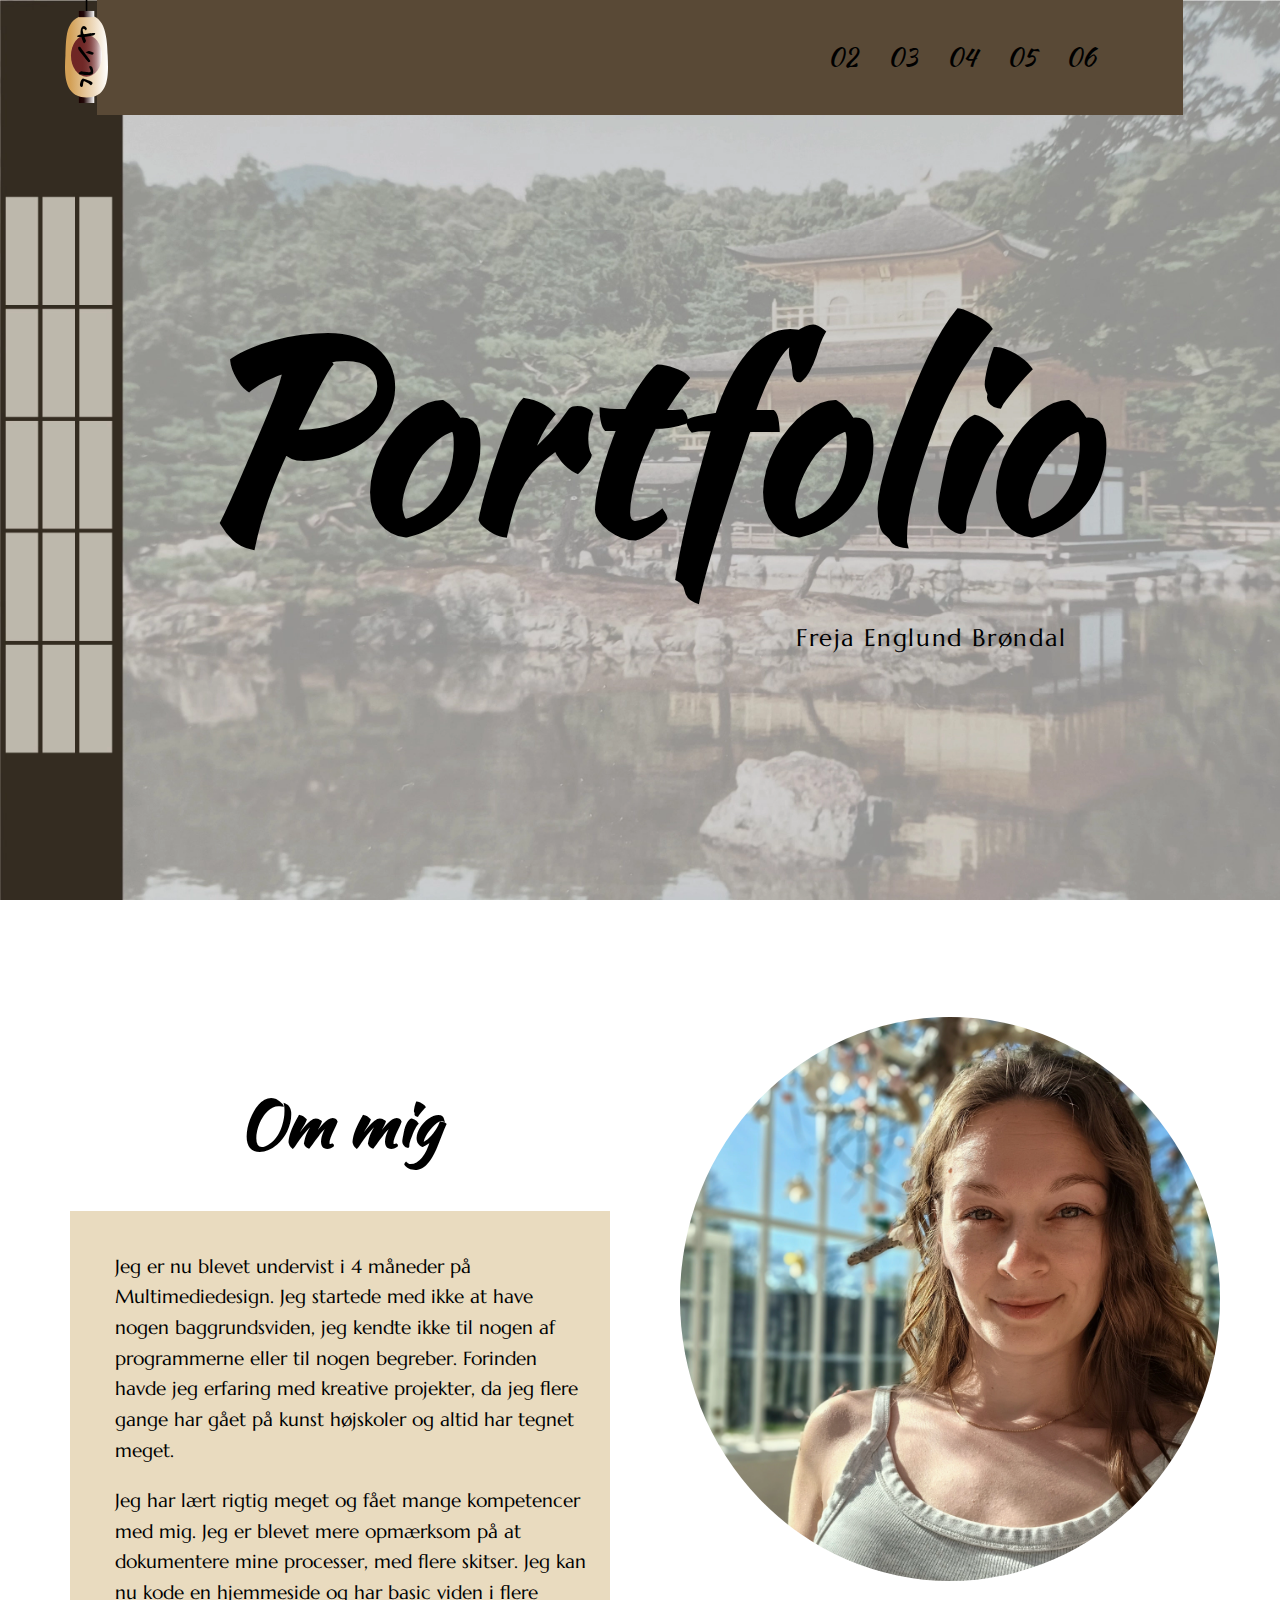
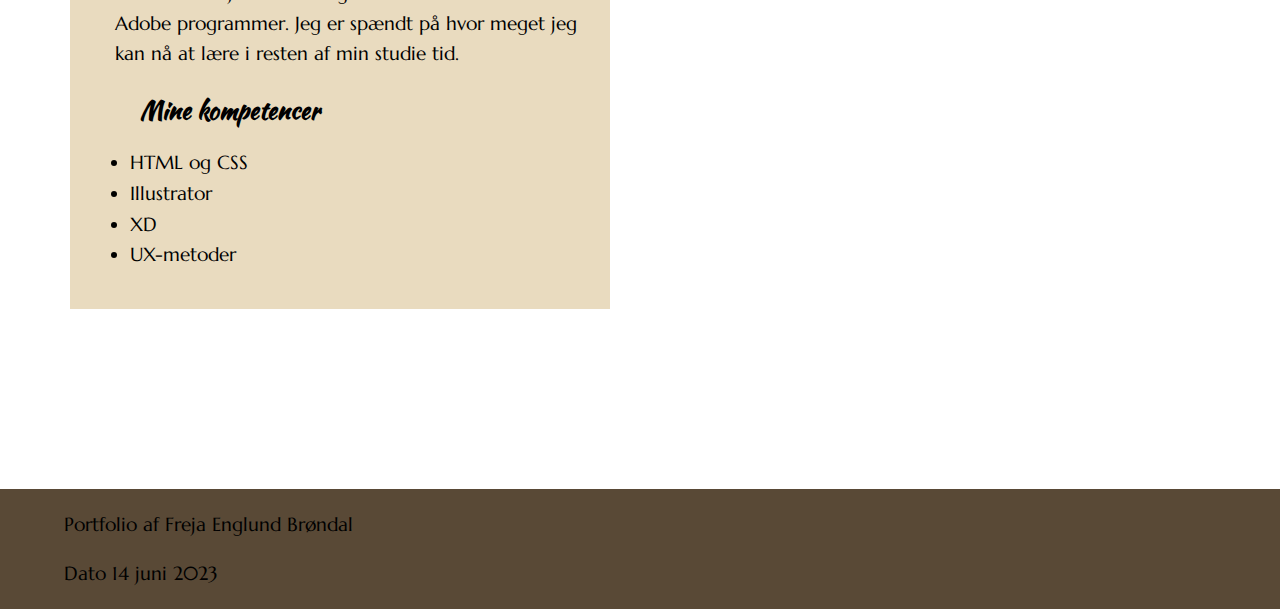
<file: index.html>
<!DOCTYPE html>
<html lang="da">

<head>
    <meta charset="UTF-8">
    <meta http-equiv="X-UA-Compatible" content="IE=edge">
    <meta name="viewport" content="width=device-width, initial-scale=1.0">
    <link rel="preconnect" href="https://fonts.googleapis.com">
    <link rel="preconnect" href="https://fonts.gstatic.com" crossorigin>
    <link href="https://fonts.googleapis.com/css2?family=Kaushan+Script&display=swap" rel="stylesheet">
    <link rel="preconnect" href="https://fonts.googleapis.com">
    <link rel="preconnect" href="https://fonts.gstatic.com" crossorigin>
    <link href="https://fonts.googleapis.com/css2?family=Marcellus&display=swap" rel="stylesheet">
    <link rel="stylesheet" href="style.css">

    <title>Forside</title>
</head>

<body>
    <header class="banner">
        <div class="logo">
            <a href="index.html">
                <img class="logo" src="billeder/lampe1.svg" alt="logo">
            </a>
        </div>

        <nav class="main-menu">
            <button class="toggle-btn">Menu</button>
            <ul>
                <li><a class="" href="tema2.html">02</a></li>
                <li><a class="" href="tema3.html">03</a></li>
                <li><a class="" href="tema4.html">04</a></li>
                <li><a class="" href="tema5.html">05</a></li>
                <li><a class="" href="tema6.html">06</a></li>
            </ul>
        </nav>
    </header>
    <main>
        <div class="grid_overskrift">
            <h1 class="Portfolio">Portfolio</h1>
            <p class="p_navn">Freja Englund Brøndal</p>
        </div>
        <div class="grid_forside">
            <div class="billed_potret">
                <img class="img_freja" src="billeder/potet01.webp" alt="potræt">
            </div>
            <div>
                <h2>Om mig</h2>
                <div class="tekstbox">

                    <p>
                        Jeg er nu blevet undervist i 4 måneder på Multimediedesign. Jeg startede med ikke at have nogen
                        baggrundsviden, jeg kendte
                        ikke til nogen af programmerne eller til nogen begreber. Forinden havde jeg erfaring med
                        kreative projekter, da jeg
                        flere gange har gået på kunst højskoler og altid har tegnet meget.
                    </p>
                    <p>
                        Jeg har lært
                        rigtig meget og fået mange
                        kompetencer med mig. Jeg er blevet mere opmærksom på at dokumentere mine processer, med flere
                        skitser. Jeg kan nu kode en
                        hjemmeside og har basic viden i flere Adobe programmer. Jeg er spændt på hvor meget jeg kan nå
                        at lære i resten af min
                        studie tid.
                    </p>
                    <h3>Mine kompetencer</h3>
                    <ul class="liste">
                        <li>HTML og CSS</li>
                        <li>Illustrator</li>
                        <li>XD</li>
                        <li>UX-metoder</li>
                    </ul>
                </div>
            </div>

        </div>




    </main>
    <footer>
        <div>
            <p class="footer_p">Portfolio af Freja Englund Brøndal</p>
            <p class="footer_p">Dato 14 juni 2023</p>
        </div>

    </footer>
    <script src="index.js"></script>
</body>

</html>
</file>
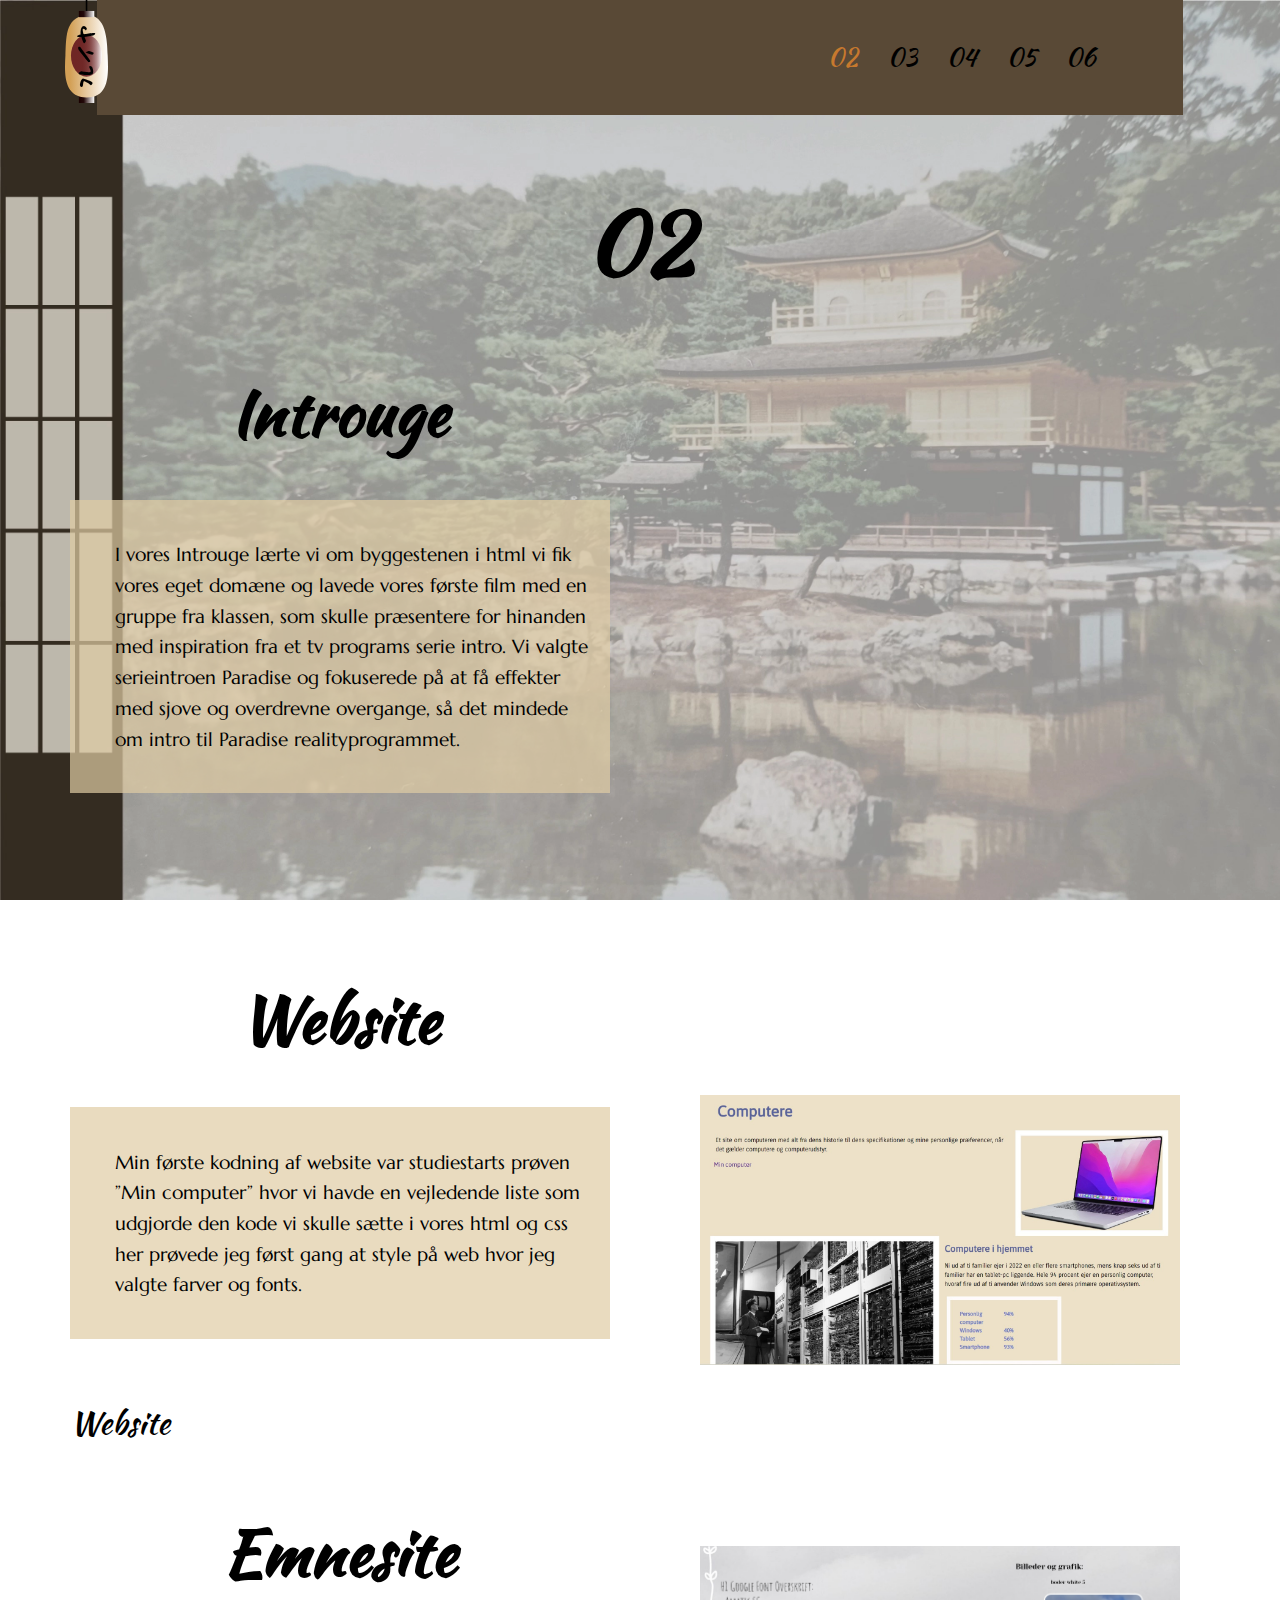
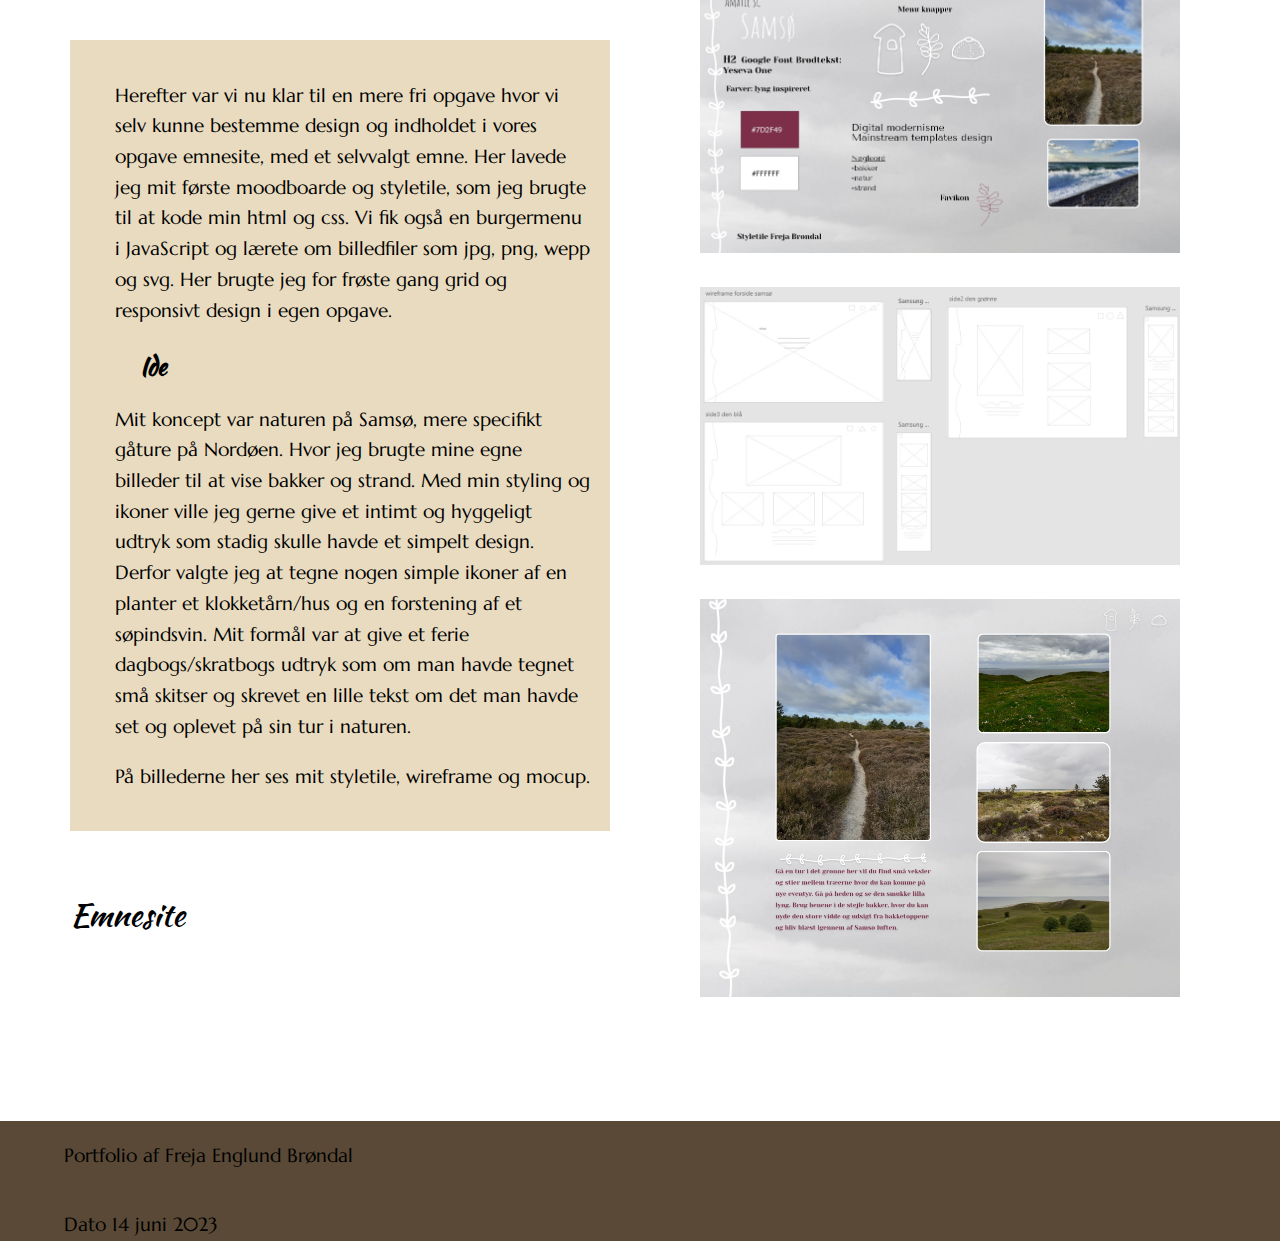
<file: tema2.html>
<!DOCTYPE html>
<html lang="da">

<head>
    <meta charset="UTF-8">
    <meta http-equiv="X-UA-Compatible" content="IE=edge">
    <meta name="viewport" content="width=device-width, initial-scale=1.0">
    <link rel="preconnect" href="https://fonts.googleapis.com">
    <link rel="preconnect" href="https://fonts.gstatic.com" crossorigin>
    <link href="https://fonts.googleapis.com/css2?family=Kaushan+Script&display=swap" rel="stylesheet">
    <link rel="preconnect" href="https://fonts.googleapis.com">
    <link rel="preconnect" href="https://fonts.gstatic.com" crossorigin>
    <link href="https://fonts.googleapis.com/css2?family=Marcellus&display=swap" rel="stylesheet">
    <link rel="stylesheet" href="style.css">

    <title>Tema 2</title>
</head>

<body>
    <header class="banner">
        <div class="logo">
            <a href="index.html">
                <img class="logo" src="billeder/lampe1.svg" alt="logo">
            </a>
        </div>
        <nav class="main-menu">
            <button class="toggle-btn">Menu</button>
            <ul>


                <li><a class="active" href="tema2.html">02</a></li>
                <li><a class="" href="tema3.html">03</a></li>
                <li><a class="" href="tema4.html">04</a></li>
                <li><a class="" href="tema5.html">05</a></li>
                <li><a class="" href="tema6.html">06</a></li>
            </ul>
        </nav>
    </header>

    <main>
        <h1>02</h1>
        <div class="grid_1_1">
            <div>
                <h2>Introuge</h2>
                <div class="tekstbox">
                    <p>
                        I vores Introuge lærte vi om byggestenen i html vi fik vores eget domæne og lavede vores første
                        film
                        med en gruppe fra
                        klassen, som skulle præsentere for hinanden med inspiration fra et tv programs serie intro. Vi
                        valgte
                        serieintroen
                        Paradise og fokuserede på at få effekter med sjove og overdrevne overgange, så det mindede om
                        intro
                        til
                        Paradise
                        realityprogrammet.
                    </p>
                </div>
            </div>
        </div>
        <h2 class="overskrift_website">Website</h2>
        <div class="grid_1_1">
            <div>

                <div class="tekstbox">
                    <p>
                        Min første kodning af website var studiestarts prøven ”Min computer” hvor vi havde en
                        vejledende
                        liste som udgjorde den
                        kode vi skulle sætte i vores html og css her prøvede jeg først gang at style på web hvor jeg
                        valgte
                        farver og fonts.
                    </p>
                </div>
                <a class="a_link"
                    href="https://frejaengbroendal.dk/kea/02_web/01_website/website/index.html ">Website</a>
            </div>
            <div class="galleri">
                <img src="billeder/tema2_01.webp" alt="introweb01">

            </div>
        </div>
        <div class="grid_1_1">
            <div>
                <h2>Emnesite</h2>
                <div class="tekstbox">
                    <p>
                        Herefter var vi nu klar til en mere fri opgave hvor vi selv kunne bestemme design og indholdet i
                        vores opgave emnesite,
                        med et selvvalgt emne. Her lavede jeg mit første moodboarde og styletile, som jeg brugte til at
                        kode
                        min html og css. Vi
                        fik også en burgermenu i JavaScript og lærete om billedfiler som jpg, png, wepp og svg. Her
                        brugte
                        jeg for frøste gang grid og responsivt design i egen opgave.
                    </p>
                    <h3>Ide</h3>
                    <p>
                        Mit koncept var naturen på Samsø, mere specifikt gåture på Nordøen. Hvor jeg brugte mine egne
                        billeder til at vise
                        bakker og strand. Med min styling og ikoner ville jeg gerne give et intimt og hyggeligt udtryk
                        som
                        stadig skulle havde
                        et simpelt design. Derfor valgte jeg at tegne nogen simple ikoner af en planter et
                        klokketårn/hus og
                        en forstening af et
                        søpindsvin. Mit formål var at give et ferie dagbogs/skratbogs udtryk som om man havde tegnet små
                        skitser og skrevet en
                        lille tekst om det man havde set og oplevet på sin tur i naturen.
                    </p>
                    <p>
                        På billederne her ses mit
                        styletile, wireframe og mocup.
                    </p>
                </div>
                <a class="a_link"
                    href="https://frejaengbroendal.dk/kea/02_web/02_emnesite/emnesite/index1.html ">Emnesite</a>
            </div>
            <div class="galleri">
                <img class="billed_02_03" src="billeder/tema2_03.webp" alt="emnesite style">
                <img src="billeder/tema2_04.webp" alt="emnesite wireframe">
                <img src="billeder/tema2_05.webp" alt="emnesite web">
            </div>

        </div>








    </main>
    <footer>

        <p class="footer_p">Portfolio af Freja Englund Brøndal</p>
        <p class="footer_p">Dato 14 juni 2023</p>


    </footer>
    <script src="index.js"></script>
</body>

</html>
</file>
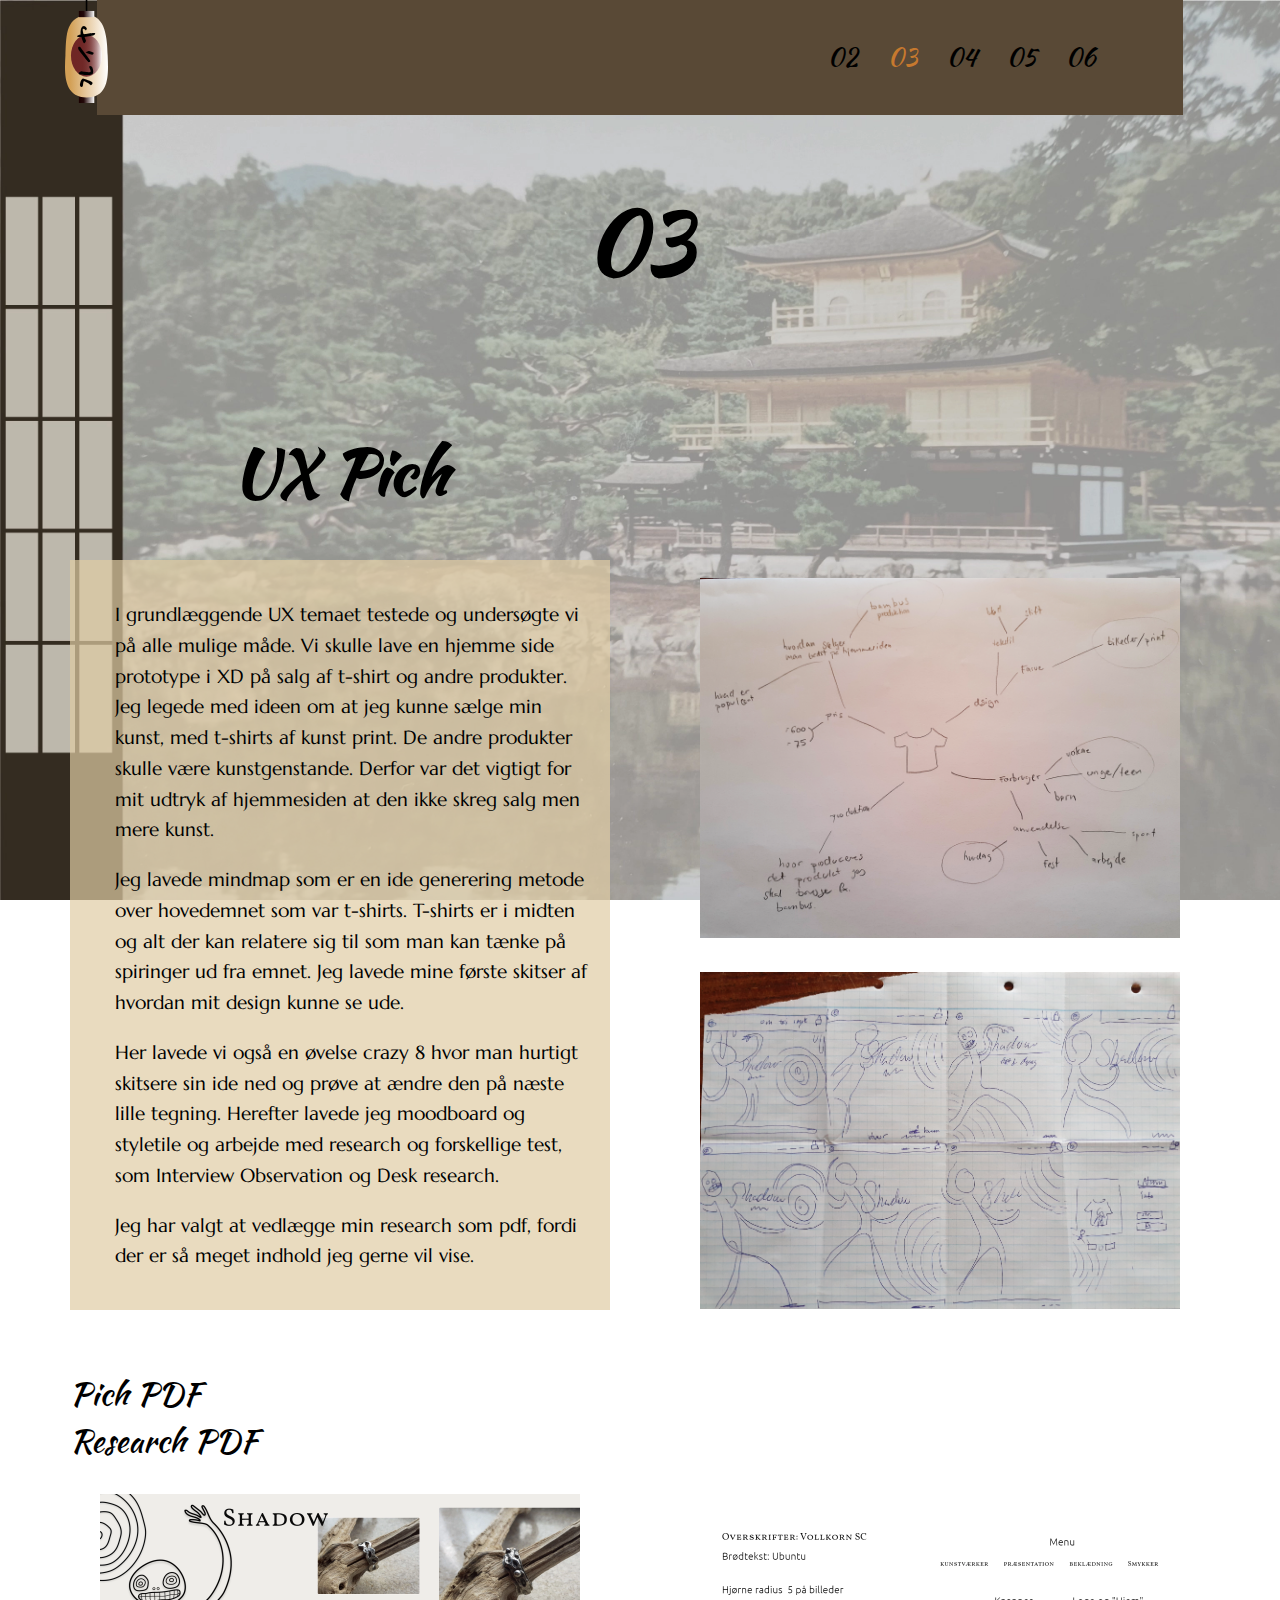
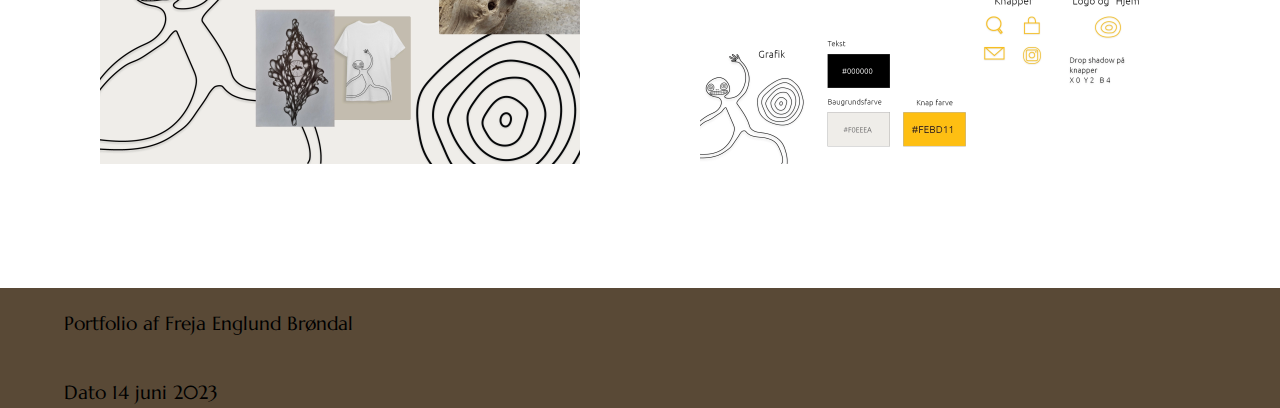
<file: tema3.html>
<!DOCTYPE html>
<html lang="da">

<head>
    <meta charset="UTF-8">
    <meta http-equiv="X-UA-Compatible" content="IE=edge">
    <meta name="viewport" content="width=device-width, initial-scale=1.0">
    <link rel="preconnect" href="https://fonts.googleapis.com">
    <link rel="preconnect" href="https://fonts.gstatic.com" crossorigin>
    <link href="https://fonts.googleapis.com/css2?family=Kaushan+Script&display=swap" rel="stylesheet">
    <link rel="preconnect" href="https://fonts.googleapis.com">
    <link rel="preconnect" href="https://fonts.gstatic.com" crossorigin>
    <link href="https://fonts.googleapis.com/css2?family=Marcellus&display=swap" rel="stylesheet">
    <link rel="stylesheet" href="style.css">

    <title>Tema 3</title>
</head>

<body>
    <header class="banner">
        <div class="logo">
            <a href="index.html">
                <img class="logo" src="billeder/lampe1.svg" alt="logo">
            </a>
        </div>
        <nav class="main-menu">
            <button class="toggle-btn">Menu</button>
            <ul>

                <li><a class="" href="tema2.html">02</a></li>
                <li><a class="active" href="tema3.html">03</a></li>
                <li><a class="" href="tema4.html">04</a></li>
                <li><a class="" href="tema5.html">05</a></li>
                <li><a class="" href="tema6.html">06</a></li>
            </ul>
        </nav>
    </header>
    <main>
        <h1>03</h1>
        <h2 class="overskrift_03">UX Pich</h2>
        <div class="grid_1_1">

            <div class="grid_03tekst">

                <div class="tekstbox">
                    <p>
                        I grundlæggende UX temaet testede og undersøgte vi på alle mulige måde. Vi skulle lave en hjemme
                        side prototype i XD på
                        salg af t-shirt og andre produkter. Jeg legede med ideen om at jeg kunne sælge min kunst, med
                        t-shirts af kunst print.
                        De andre produkter skulle være kunstgenstande. Derfor var det vigtigt for mit udtryk af
                        hjemmesiden
                        at den ikke skreg
                        salg men mere kunst.
                    </p>
                    <p>
                        Jeg lavede mindmap som er en ide generering metode over hovedemnet som var t-shirts. T-shirts er
                        i
                        midten og alt der kan
                        relatere sig til som man kan tænke på spiringer ud fra emnet. Jeg lavede mine første skitser af
                        hvordan mit design kunne
                        se ude.
                    </p>
                    <p>
                        Her lavede vi også en øvelse crazy 8 hvor man hurtigt skitsere sin ide ned og prøve at ændre
                        den på næste lille
                        tegning. Herefter lavede jeg moodboard og styletile og arbejde med research og forskellige test,
                        som
                        Interview
                        Observation og Desk research.
                    </p>
                    <p>
                        Jeg har valgt at vedlægge min research som pdf, fordi der er så meget indhold jeg gerne vil
                        vise.
                    </p>
                </div>
                <div class="powerpoint">
                    <a class="a_link" href="billeder03/03-03-02_shadow_freja.pdf">Pich PDF</a>
                </div>
                <div class="powerpoint">
                    <a class="a_link" href="billeder03/research__freja.pdf">Research PDF</a>
                </div>
            </div>


            <div>
                <img class="billed_1" src="billeder03/tem3_01.webp" alt="">
                <img src="billeder03/tema3_02.webp" alt="">
            </div>
            <div>
                <img src="billeder03/tema3_03.webp" alt="">
            </div>
            <div>
                <img src="billeder03/tema03_04.webp" alt="">
            </div>


        </div>

    </main>
    <footer>

        <p class="footer_p">Portfolio af Freja Englund Brøndal</p>
        <p class="footer_p">Dato 14 juni 2023</p>


    </footer>
    <script src="index.js"></script>
</body>

</html>
</file>
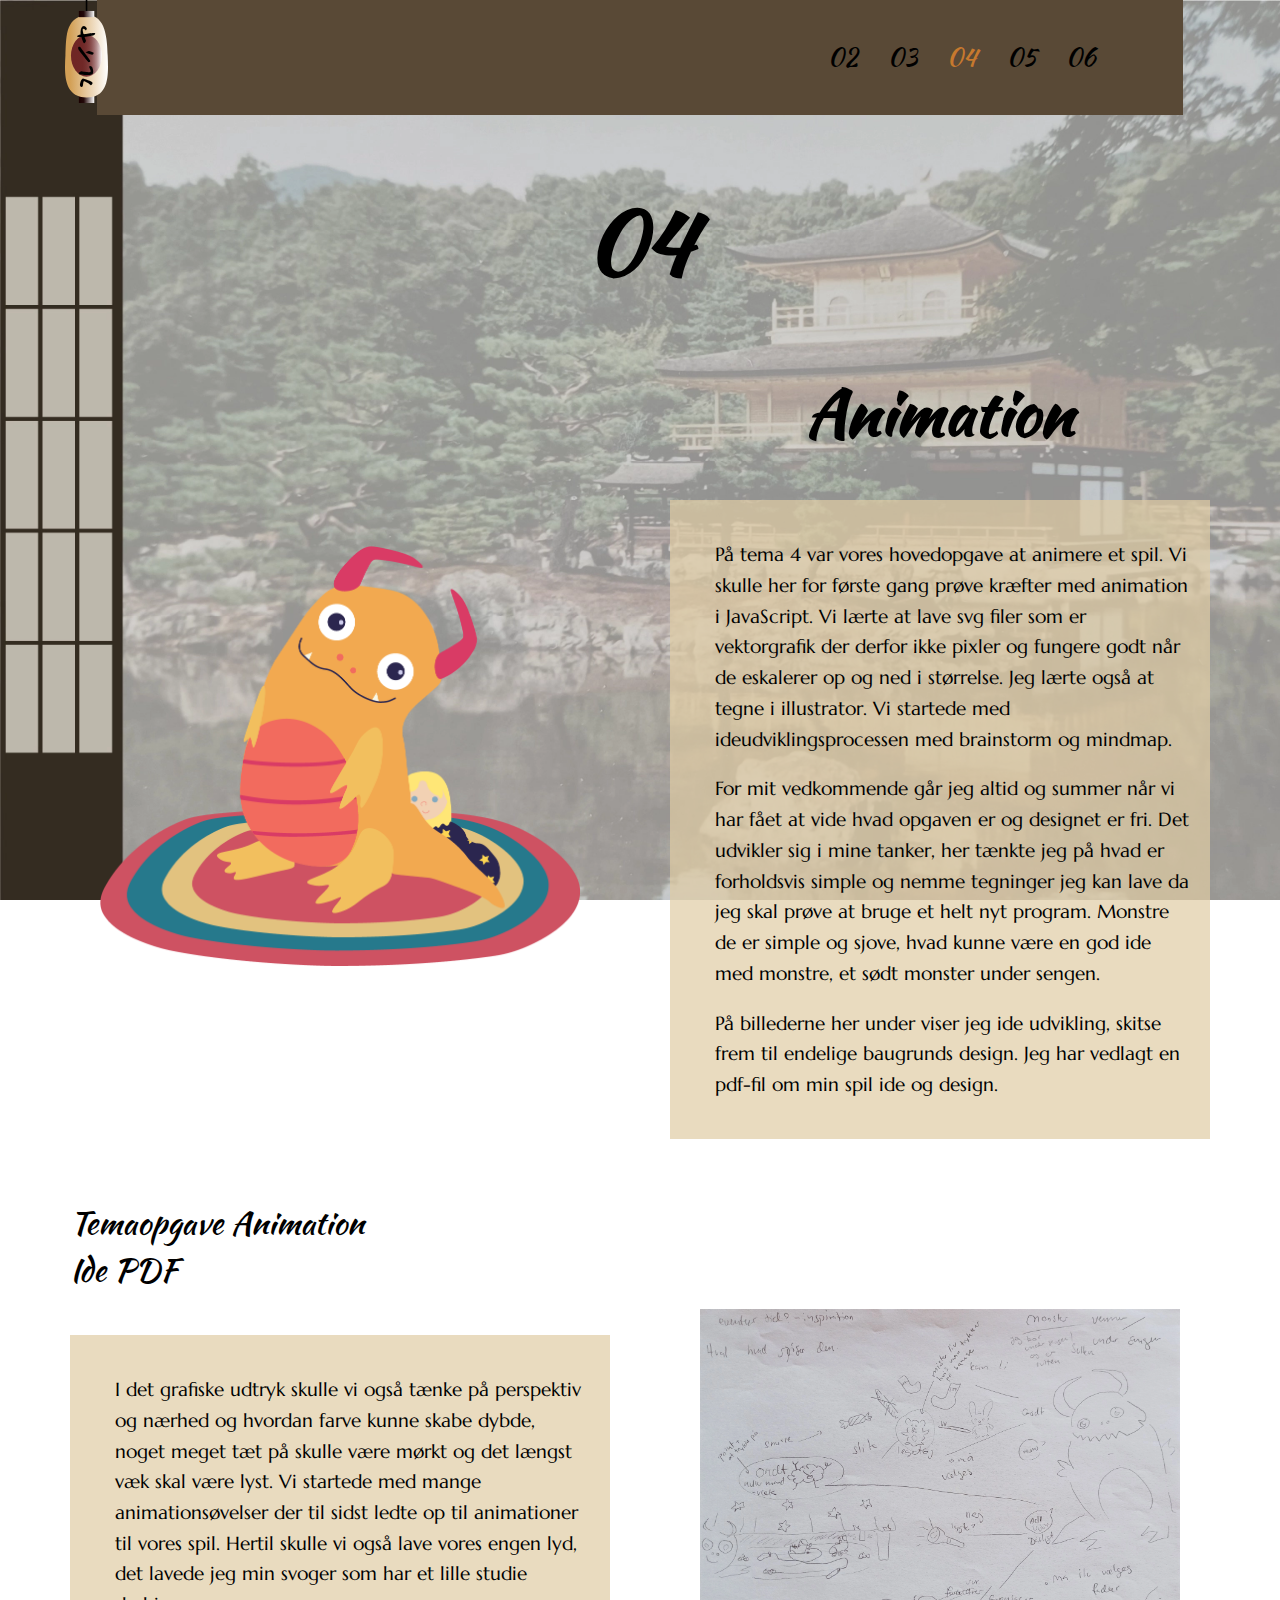
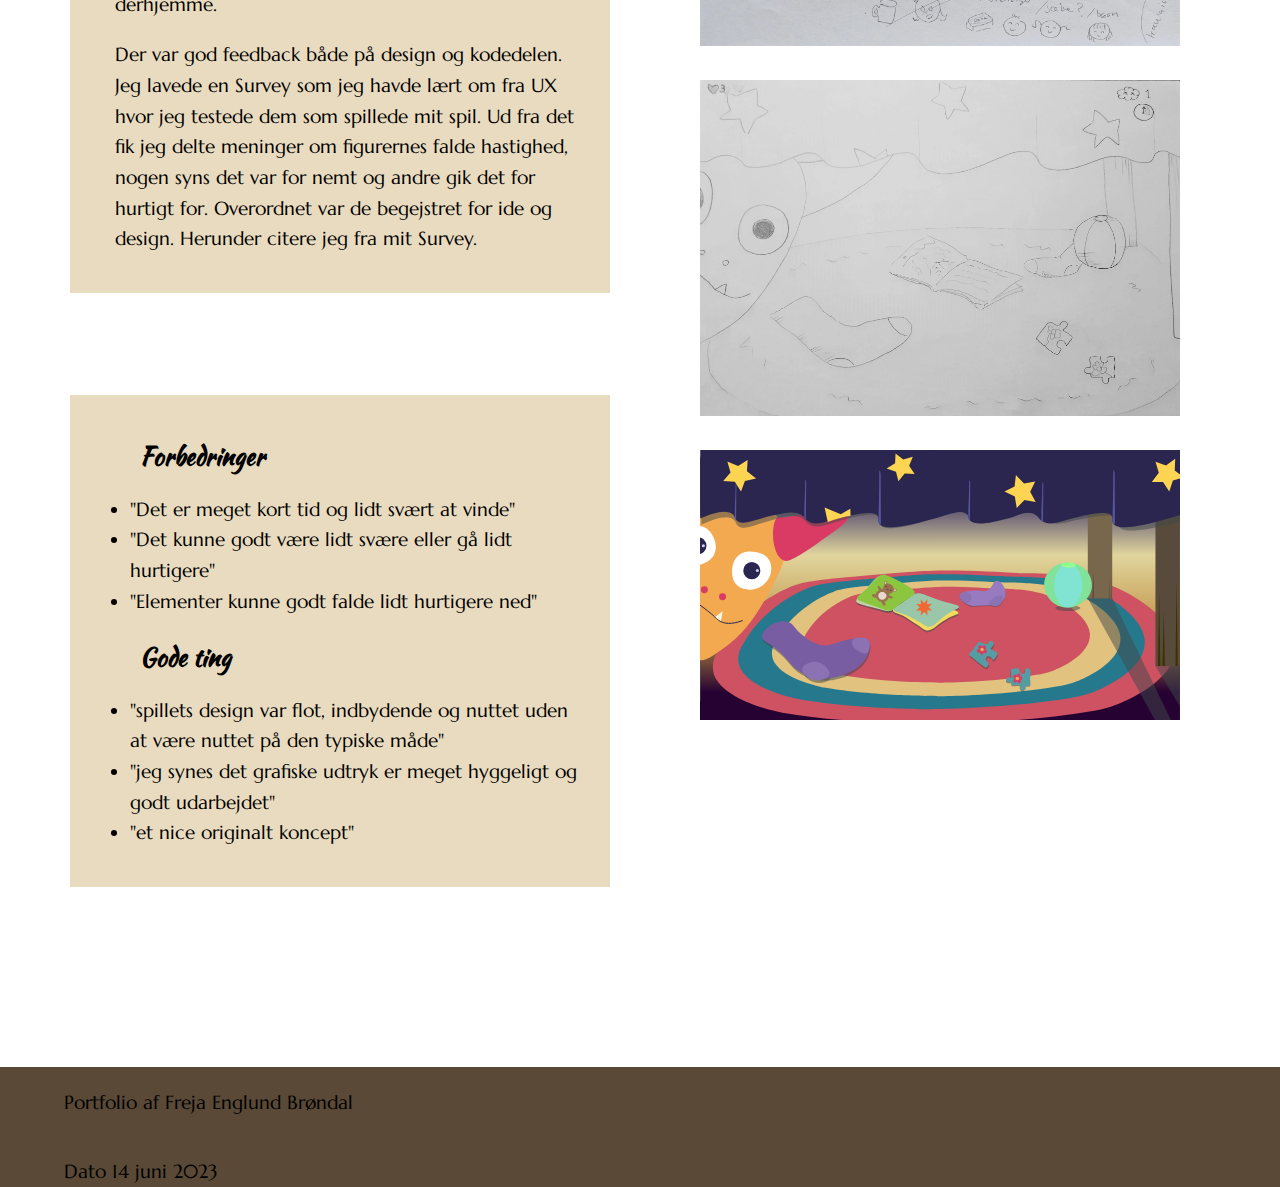
<file: tema4.html>
<!DOCTYPE html>
<html lang="da">

<head>
    <meta charset="UTF-8">
    <meta http-equiv="X-UA-Compatible" content="IE=edge">
    <meta name="viewport" content="width=device-width, initial-scale=1.0">
    <link rel="preconnect" href="https://fonts.googleapis.com">
    <link rel="preconnect" href="https://fonts.gstatic.com" crossorigin>
    <link href="https://fonts.googleapis.com/css2?family=Kaushan+Script&display=swap" rel="stylesheet">
    <link rel="preconnect" href="https://fonts.googleapis.com">
    <link rel="preconnect" href="https://fonts.gstatic.com" crossorigin>
    <link href="https://fonts.googleapis.com/css2?family=Marcellus&display=swap" rel="stylesheet">
    <link rel="stylesheet" href="style.css">

    <title>Tema 4</title>
</head>

<body>
    <header class="banner">
        <div class="logo">
            <a href="index.html">
                <img class="logo" src="billeder/lampe1.svg" alt="logo">
            </a>
        </div>
        <nav class="main-menu">
            <button class="toggle-btn">Menu</button>
            <ul>

                <li><a class="" href="tema2.html">02</a></li>
                <li><a class="" href="tema3.html">03</a></li>
                <li><a class="active" href="tema4.html">04</a></li>
                <li><a class="" href="tema5.html">05</a></li>
                <li><a class="" href="tema6.html">06</a></li>
            </ul>
        </nav>
    </header>

    <main>
        <h1>04</h1>
        <div class="grid_1_1">
            <div>
                <img class="monster_billed" src="billeder04/web_monster.png" alt="">
            </div>
            <div>
                <h2>Animation</h2>

                <div class="tekstbox">
                    <p>
                        På tema 4 var vores hovedopgave at animere et spil. Vi skulle her for første gang prøve kræfter
                        med
                        animation i
                        JavaScript. Vi lærte at lave svg filer som er vektorgrafik der derfor ikke pixler og fungere
                        godt
                        når de eskalerer op og
                        ned i størrelse. Jeg lærte også at tegne i illustrator. Vi startede med ideudviklingsprocessen
                        med
                        brainstorm og
                        mindmap.
                    </p>
                    <p>
                        For mit vedkommende går jeg altid og summer når vi har fået at vide hvad opgaven er og designet
                        er
                        fri. Det udvikler sig
                        i mine tanker, her tænkte jeg på hvad er forholdsvis simple og nemme tegninger jeg kan lave da
                        jeg
                        skal prøve at bruge
                        et helt nyt program. Monstre de er simple og sjove, hvad kunne være en god ide med monstre, et
                        sødt
                        monster under sengen.
                    </p>
                    <p>
                        På billederne her under viser jeg ide udvikling, skitse frem til endelige
                        baugrunds design. Jeg har vedlagt en pdf-fil om min spil
                        ide og design.
                    </p>
                </div>

            </div>

            <div class="galleri04">
                <img class="billed_04_01" src="billeder04/tema4_01.webp" alt="">
                <img src="billeder04/tema4_03.webp" alt="">
                <img src="billeder04/tema4_04.svg" alt="">

            </div>

            <div>

                <div>
                    <a class="a_link" href="https://frejaengbroendal.dk/kea/04_animation/website/index.html ">Temaopgave
                        Animation</a>
                </div>
                <div class="pdf_04">
                    <a class="a_link" href="billeder04/Ide.pdf">Ide PDF</a>
                </div>
                <div class="tekstbox">
                    <p>
                        I det grafiske udtryk skulle vi også tænke på perspektiv og nærhed og hvordan farve kunne skabe
                        dybde, noget meget tæt
                        på skulle være mørkt og det længst væk skal være lyst.
                        Vi startede med mange animationsøvelser der til sidst ledte op til animationer til vores spil.
                        Hertil skulle vi også
                        lave vores engen lyd, det lavede jeg min svoger som har et lille studie derhjemme.

                    </p>
                    <p>
                        Der var god feedback både på design og kodedelen. Jeg lavede en Survey som jeg havde lært om fra
                        UX hvor jeg testede dem
                        som spillede mit spil. Ud fra det fik jeg delte meninger om figurernes falde hastighed, nogen
                        syns det var for nemt og
                        andre gik det for hurtigt for. Overordnet var de begejstret for ide og design. Herunder citere
                        jeg fra mit Survey.
                    </p>

                </div>

                <div class="tekstbox">
                    <h3>Forbedringer</h3>
                    <ul class="liste">
                        <li>"Det er meget kort tid og lidt svært at vinde"</li>
                        <li>"Det kunne godt være lidt svære eller gå lidt hurtigere"</li>
                        <li>"Elementer kunne godt falde lidt hurtigere ned"</li>
                    </ul>
                    <h3>Gode ting</h3>
                    <ul class="liste">
                        <li>"spillets design var flot, indbydende og nuttet uden at være nuttet på den typiske måde"
                        </li>
                        <li>"jeg synes det grafiske udtryk er meget hyggeligt og godt udarbejdet"</li>
                        <li>"et nice originalt koncept"</li>
                    </ul>
                </div>
            </div>
        </div>

    </main>
    <footer>

        <p class="footer_p">Portfolio af Freja Englund Brøndal</p>
        <p class="footer_p">Dato 14 juni 2023</p>


    </footer>
    <script src="index.js"></script>
</body>

</html>
</file>
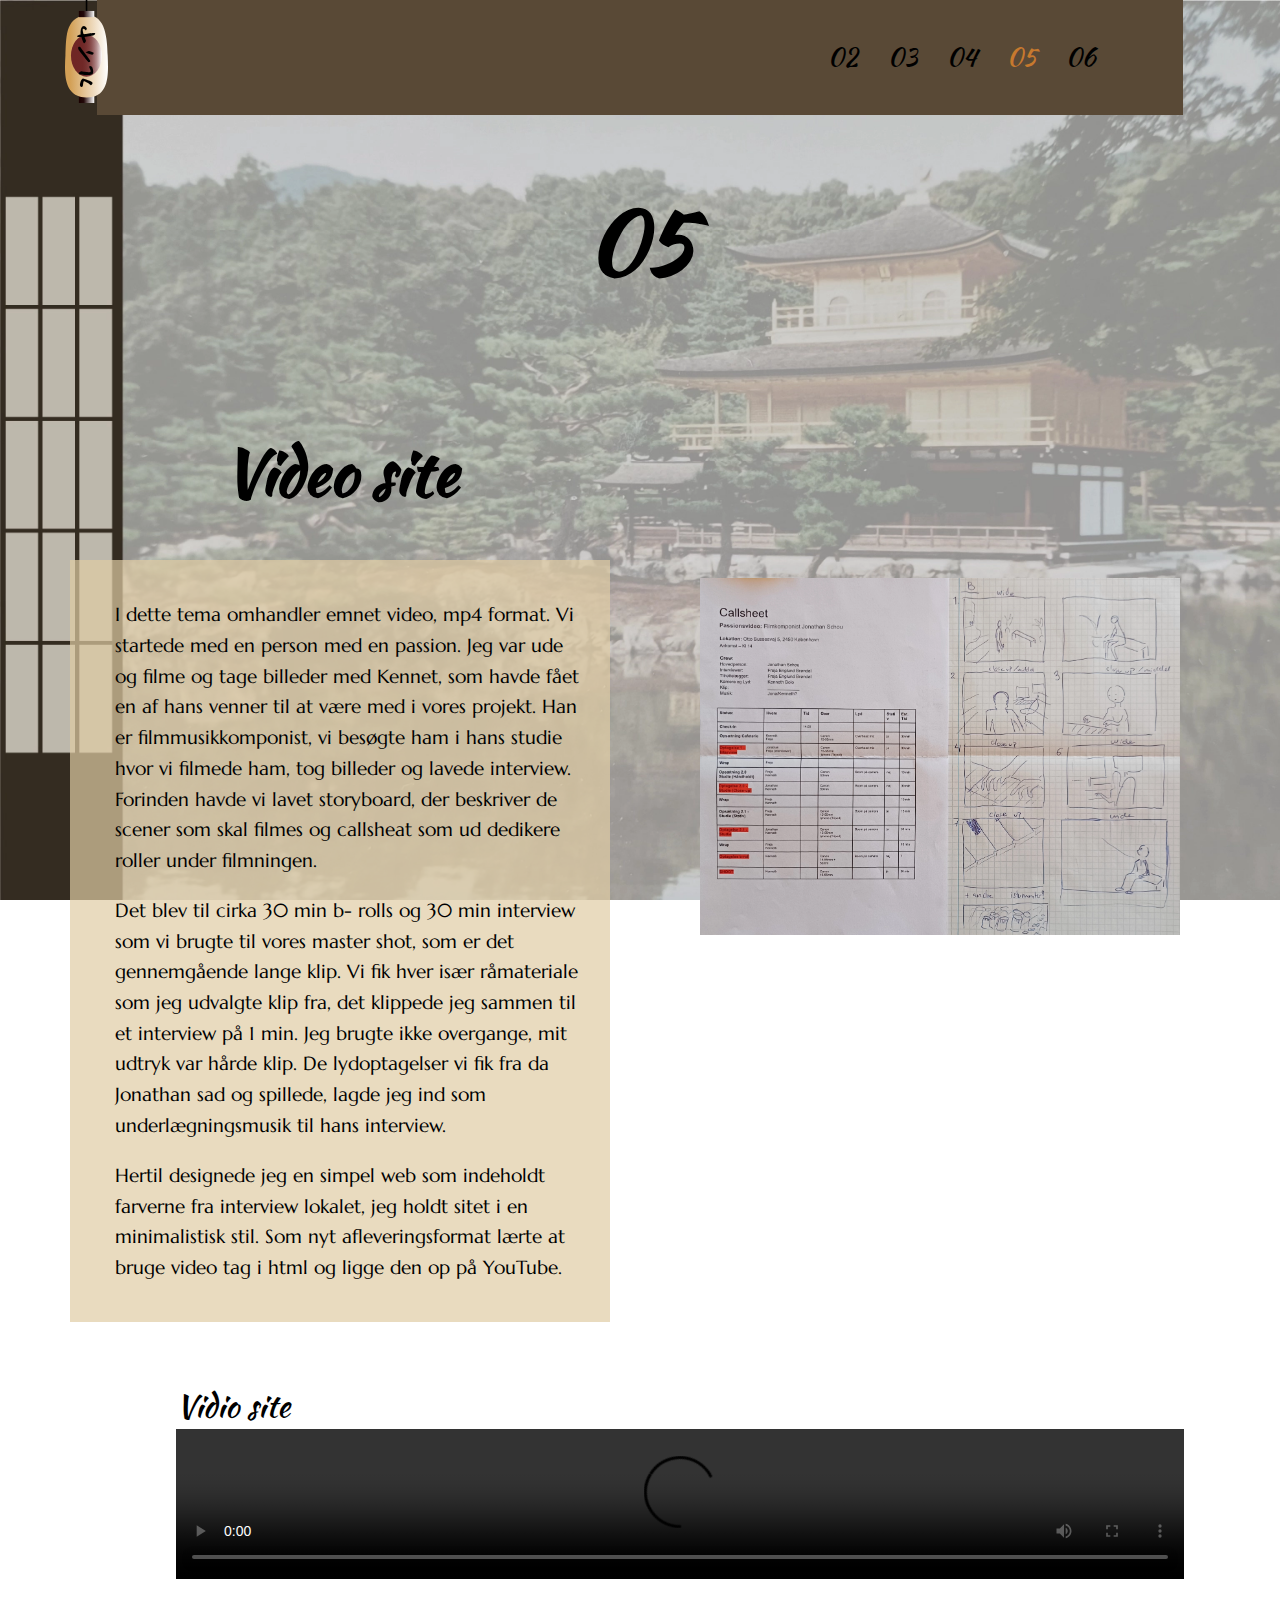
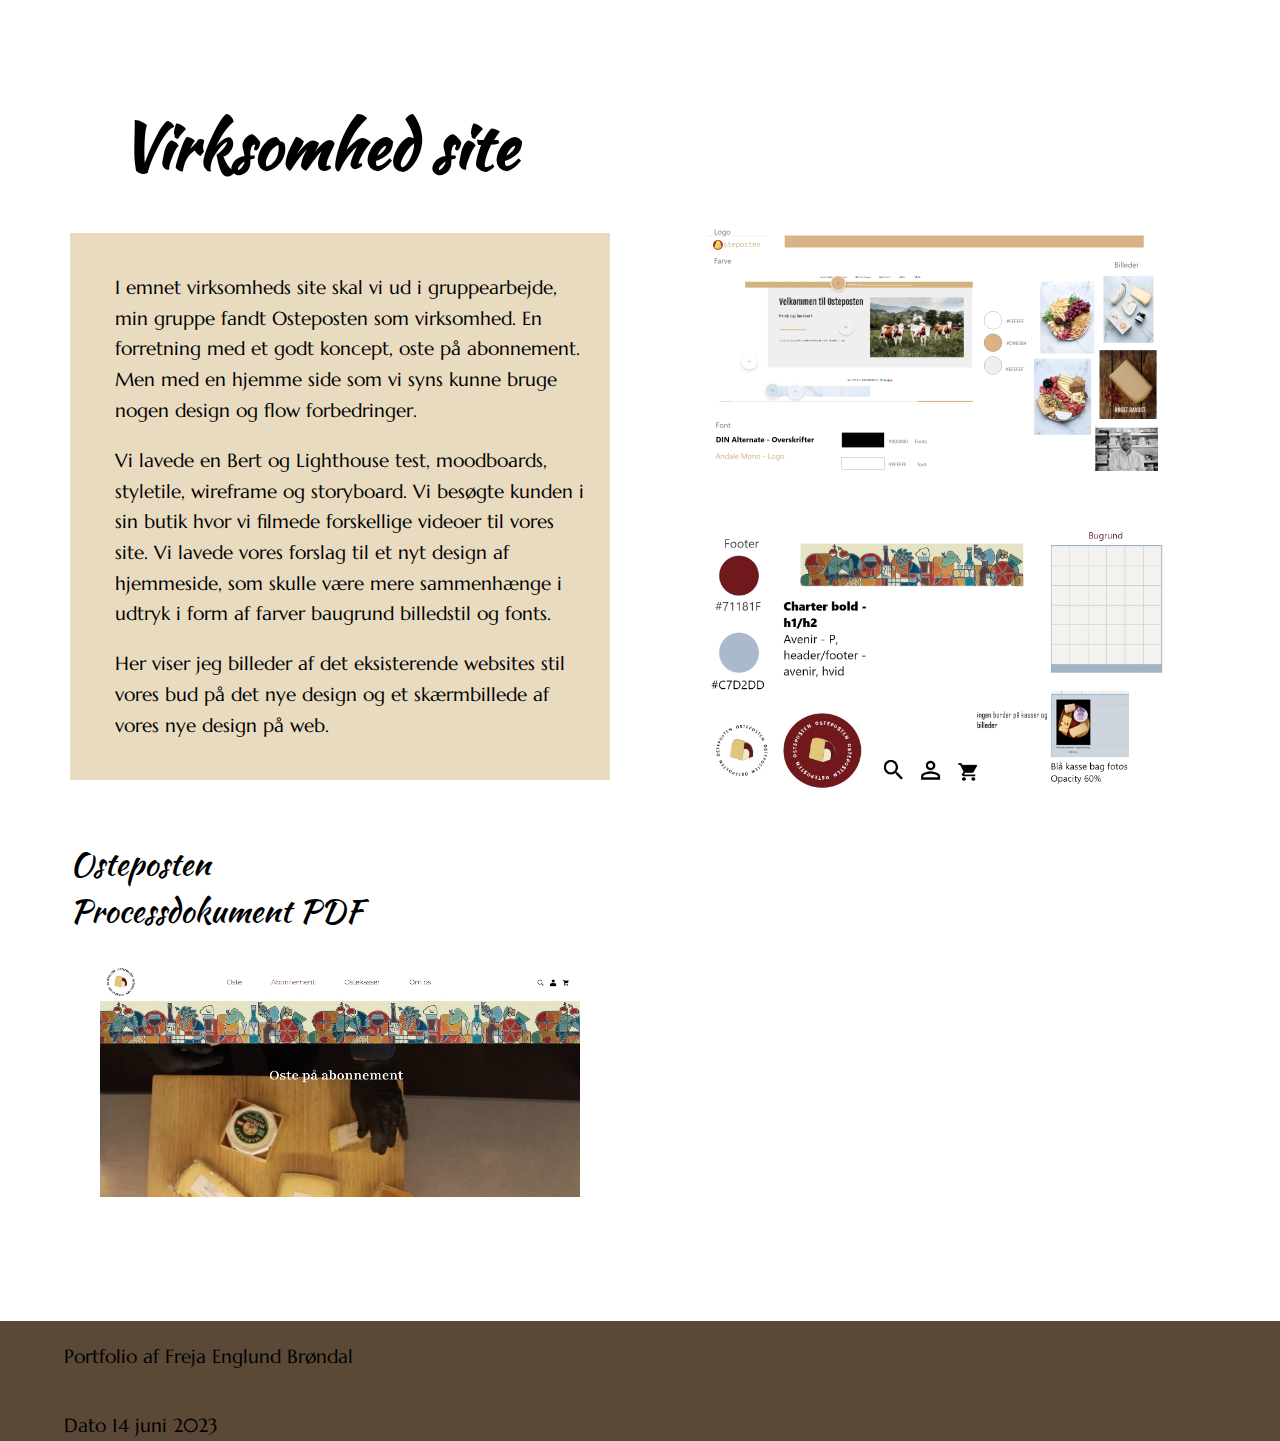
<file: tema5.html>
<!DOCTYPE html>
<html lang="da">

<head>
    <meta charset="UTF-8">
    <meta http-equiv="X-UA-Compatible" content="IE=edge">
    <meta name="viewport" content="width=device-width, initial-scale=1.0">
    <link rel="preconnect" href="https://fonts.googleapis.com">
    <link rel="preconnect" href="https://fonts.gstatic.com" crossorigin>
    <link href="https://fonts.googleapis.com/css2?family=Kaushan+Script&display=swap" rel="stylesheet">
    <link rel="preconnect" href="https://fonts.googleapis.com">
    <link rel="preconnect" href="https://fonts.gstatic.com" crossorigin>
    <link href="https://fonts.googleapis.com/css2?family=Marcellus&display=swap" rel="stylesheet">
    <link rel="stylesheet" href="style.css">

    <title>Tema 5</title>
</head>

<body>
    <header class="banner">
        <div class="logo">
            <a href="index.html">
                <img class="logo" src="billeder/lampe1.svg" alt="logo">
            </a>
        </div>
        <nav class="main-menu">
            <button class="toggle-btn">Menu</button>
            <ul>
                <li><a class="" href="tema2.html">02</a></li>
                <li><a class="" href="tema3.html">03</a></li>
                <li><a class="" href="tema4.html">04</a></li>
                <li><a class="active" href="tema5.html">05</a></li>
                <li><a class="" href="tema6.html">06</a></li>
            </ul>
        </nav>
    </header>

    <main>
        <h1>05</h1>
        <h2 class="overskrift_03">Video site</h2>
        <div class="grid_1_1">
            <div>

                <div class="tekstbox">
                    <p>
                        I dette tema omhandler emnet video, mp4 format. Vi startede med en person med en passion. Jeg
                        var ude og
                        filme og tage billeder med
                        Kennet, som havde fået en af hans venner til at være med i vores projekt. Han er
                        filmmusikkomponist, vi besøgte ham i
                        hans studie hvor vi filmede ham, tog billeder og lavede interview. Forinden havde vi lavet
                        storyboard, der beskriver de
                        scener som skal filmes og callsheat som ud dedikere roller under filmningen.
                    </p>
                    <p>
                        Det blev til cirka 30 min b- rolls og 30 min interview som vi brugte til vores master shot, som
                        er
                        det gennemgående
                        lange klip. Vi fik hver især råmateriale som jeg udvalgte klip fra, det klippede jeg sammen til
                        et
                        interview på 1 min.
                        Jeg brugte ikke overgange, mit udtryk var hårde klip. De lydoptagelser vi fik fra da Jonathan
                        sad og
                        spillede, lagde jeg
                        ind som underlægningsmusik til hans interview.
                    </p>
                    <p>
                        Hertil designede jeg en simpel web som indeholdt farverne fra interview lokalet, jeg holdt sitet
                        i
                        en minimalistisk
                        stil. Som nyt afleveringsformat lærte at bruge video tag i html og ligge den op på YouTube.
                    </p>
                </div>
            </div>
            <div>
                <img class="billed_1" src="billeder05/tema5_0.webp" alt="">
            </div>
        </div>
        <div class="grid_1_1">
            <div class="pilot_vidio">
                <a class="a_link" href="https://frejaengbroendal.dk/kea/05_indhold/web_passion/vidio.html ">Vidio
                    site</a>

                <div>
                    <video controls
                        src="https://frejaengbroendal.dk/kea/05_indhold/web_passion/vidio/pilotvideo.mp4"></video>
                </div>
            </div>
            <h2 class="pilot_vidio">Virksomhed site</h2>
            <div class="virksomhed_tekst">

                <div class="tekstbox">
                    <p>
                        I emnet virksomheds site skal vi ud i gruppearbejde, min gruppe fandt Osteposten som virksomhed.
                        En forretning med et
                        godt koncept, oste på abonnement. Men med en hjemme side som vi syns kunne bruge nogen design og
                        flow forbedringer.
                    </p>
                    <p>
                        Vi
                        lavede en Bert og Lighthouse test, moodboards, styletile, wireframe og storyboard. Vi besøgte
                        kunden i sin
                        butik hvor vi filmede
                        forskellige videoer til vores site.
                        Vi lavede vores forslag til et nyt design af hjemmeside, som skulle være mere sammenhænge i
                        udtryk i form af farver
                        baugrund billedstil og fonts.
                    </p>
                    <p>
                        Her viser jeg billeder af det eksisterende websites stil vores bud på det nye design og et
                        skærmbillede af vores nye
                        design på web.
                    </p>
                </div>
                <div>
                    <a class="a_link" href="https://meek-capybara-1c5b71.netlify.app/">Osteposten</a>
                </div>
                <div class="powerpoint">
                    <a class="a_link" href="billeder05/processdokument.pdf">Processdokument PDF</a>
                </div>
            </div>
            <div>
                <img src="billeder05/tema5_01.webp" alt="">

                <img src="billeder05/tema5_02.webp" alt="">
            </div>
            <div>
                <img src="billeder05/tems5_03.webp" alt="">
            </div>


        </div>
    </main>
    <footer>

        <p class="footer_p">Portfolio af Freja Englund Brøndal</p>
        <p class="footer_p">Dato 14 juni 2023</p>


    </footer>
    <script src="index.js"></script>
</body>

</html>
</file>
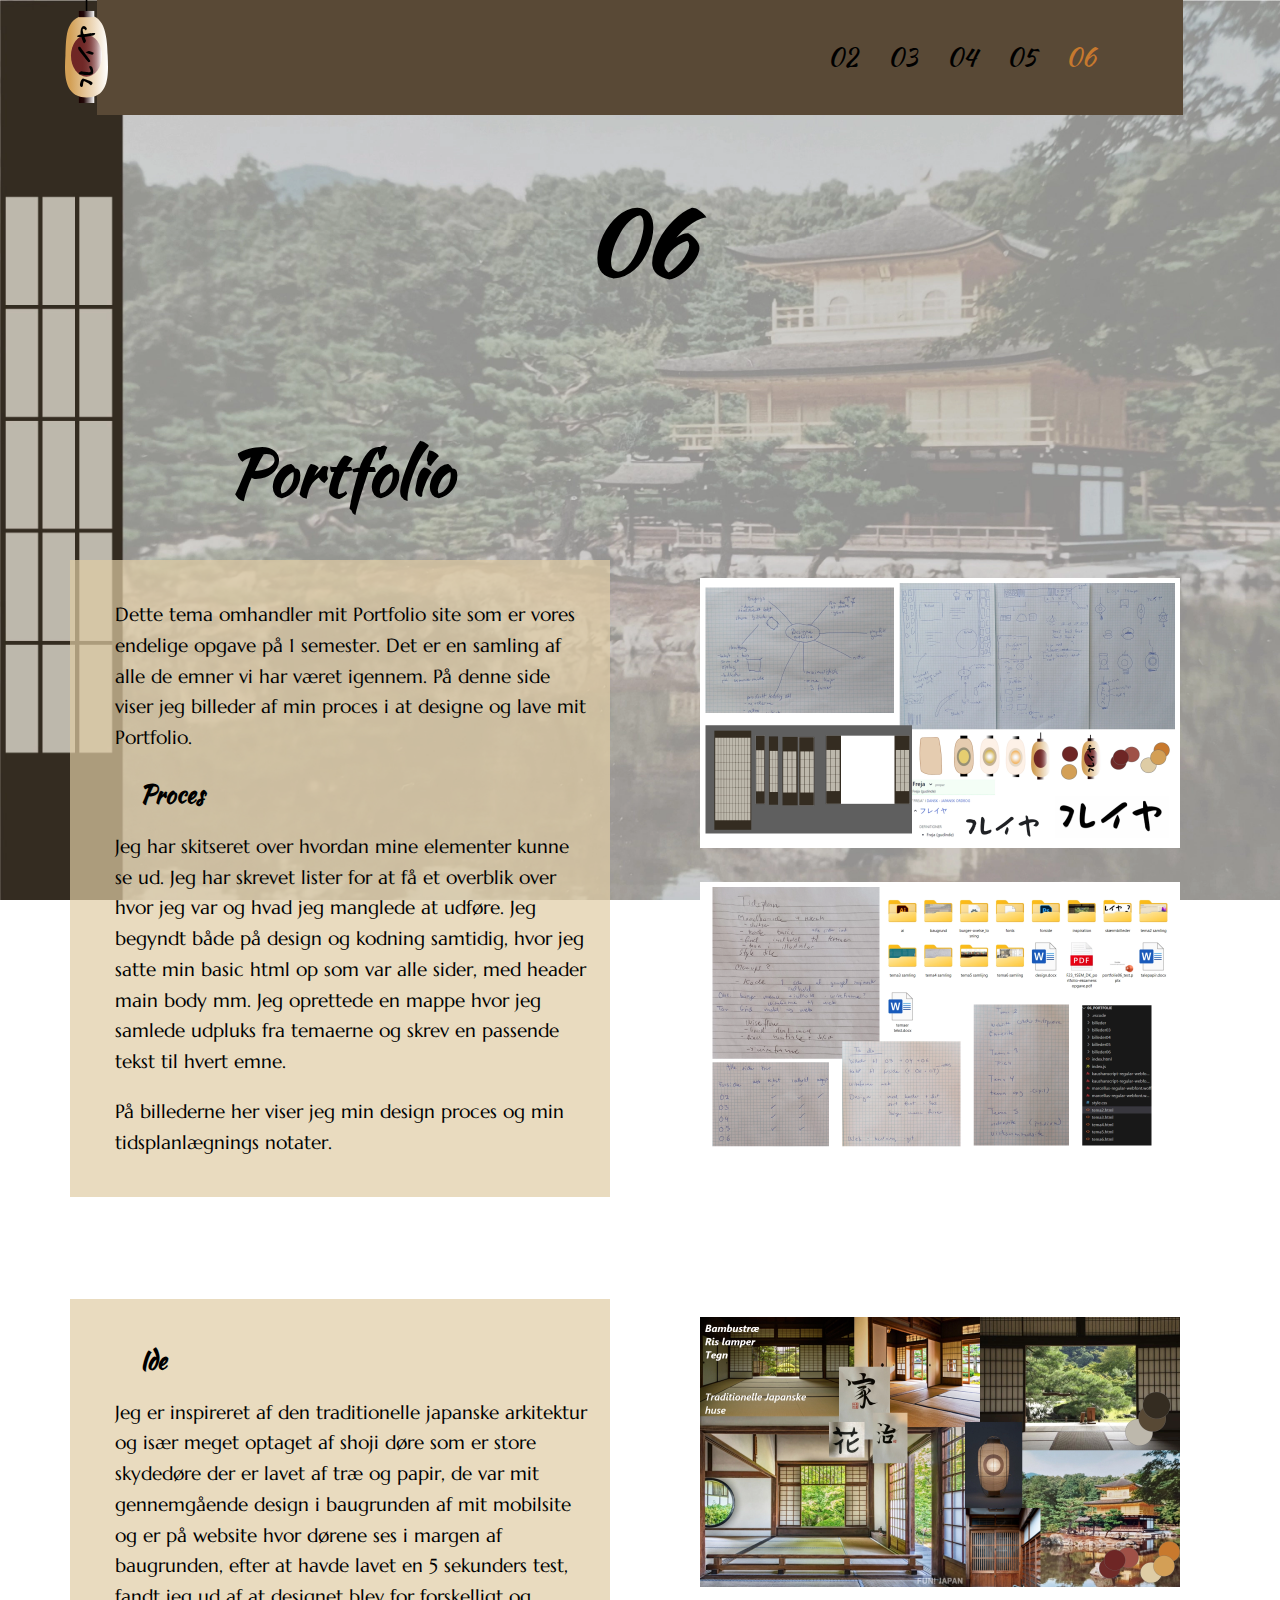
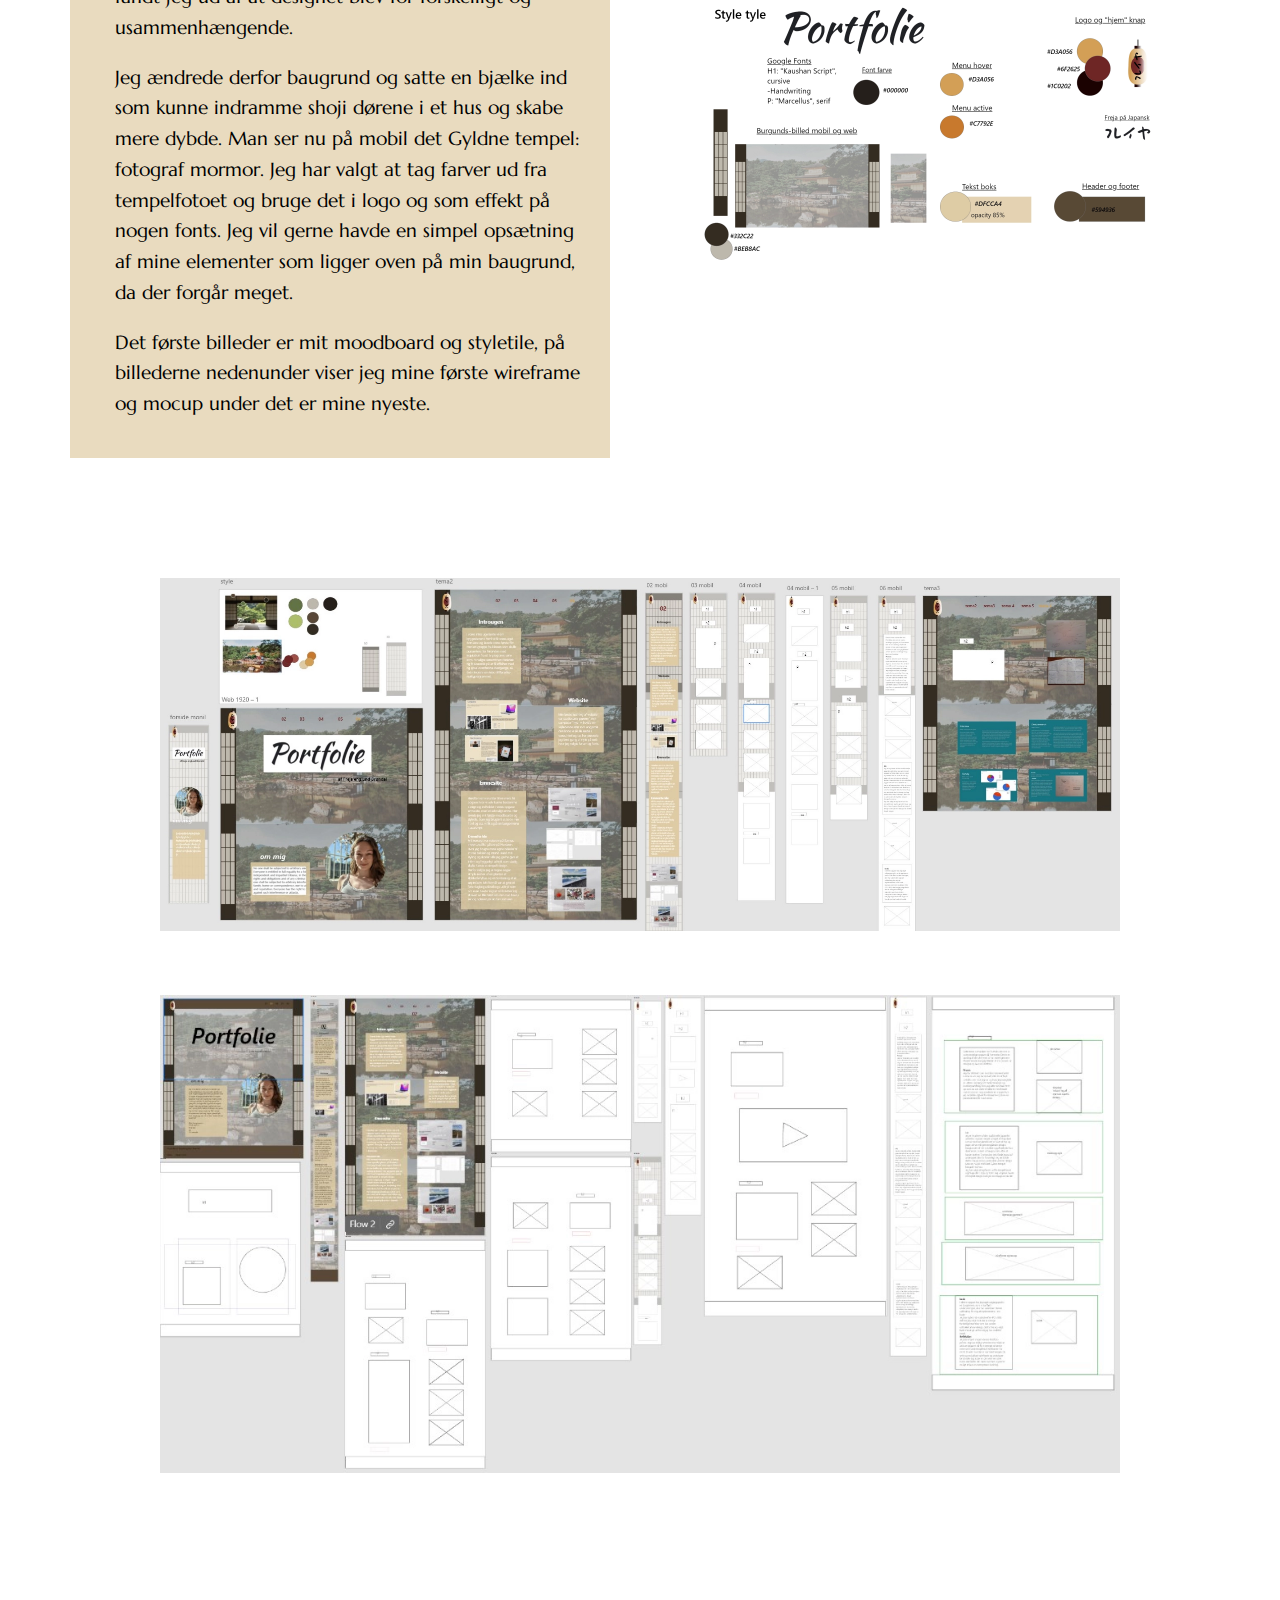
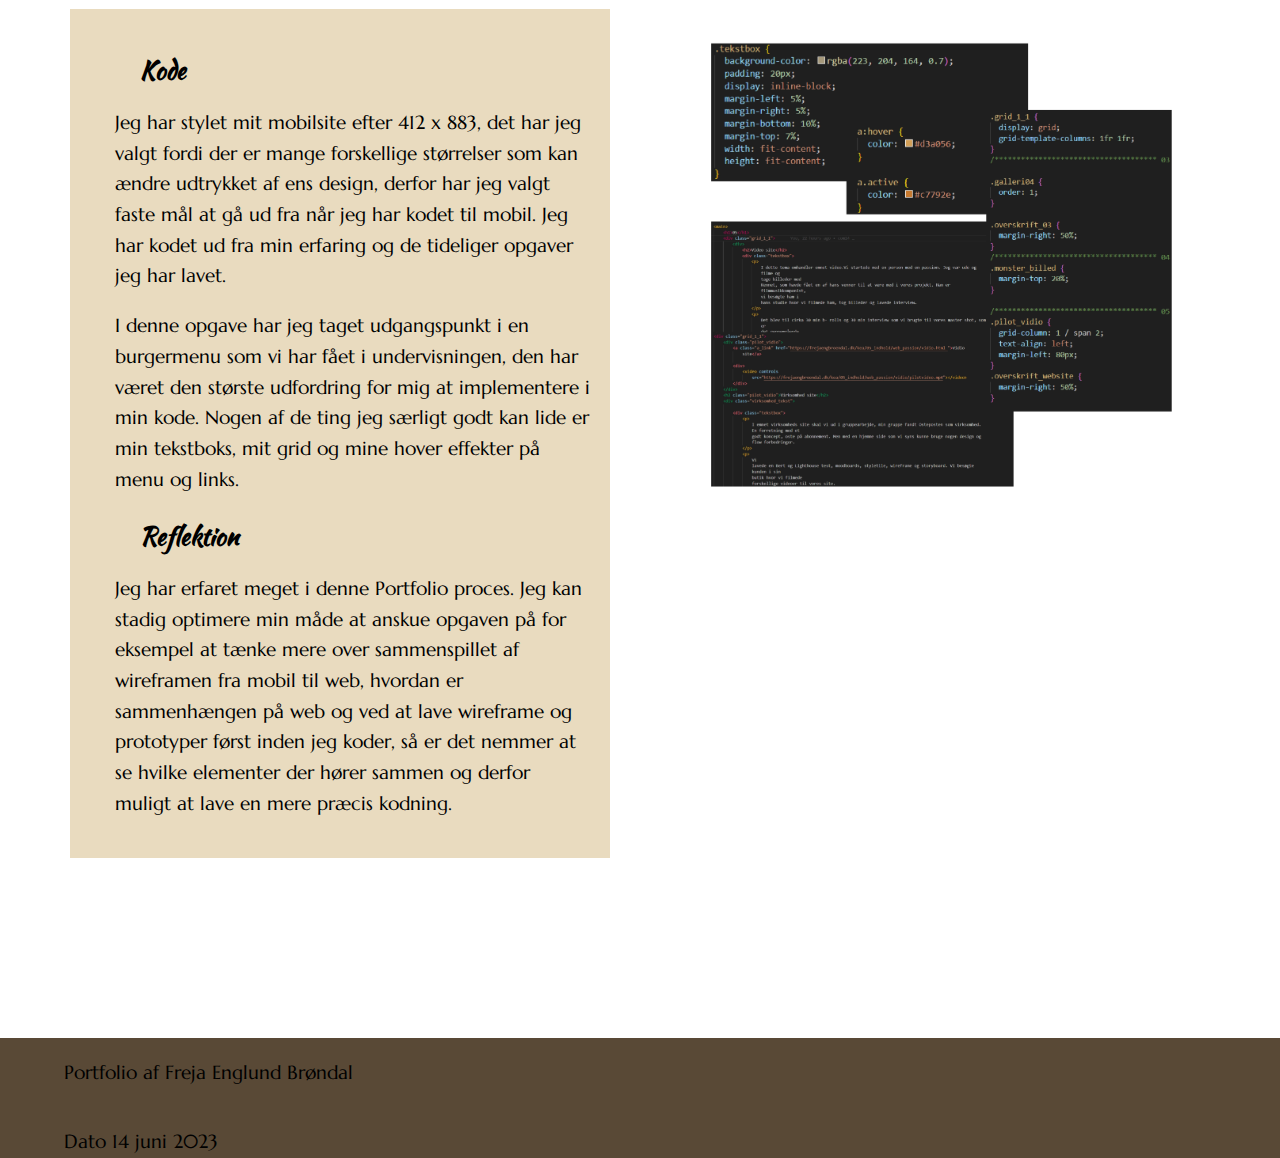
<file: tema6.html>
<!DOCTYPE html>
<html lang="da">

<head>
    <meta charset="UTF-8">
    <meta http-equiv="X-UA-Compatible" content="IE=edge">
    <meta name="viewport" content="width=device-width, initial-scale=1.0">
    <link rel="preconnect" href="https://fonts.googleapis.com">
    <link rel="preconnect" href="https://fonts.gstatic.com" crossorigin>
    <link href="https://fonts.googleapis.com/css2?family=Kaushan+Script&display=swap" rel="stylesheet">
    <link rel="preconnect" href="https://fonts.googleapis.com">
    <link rel="preconnect" href="https://fonts.gstatic.com" crossorigin>
    <link href="https://fonts.googleapis.com/css2?family=Marcellus&display=swap" rel="stylesheet">
    <link rel="stylesheet" href="style.css">

    <title>Tema 6</title>
</head>

<body>
    <header class="banner">
        <div class="logo">
            <a href="index.html">
                <img class="logo" src="billeder/lampe1.svg" alt="logo">
            </a>
        </div>
        <nav class="main-menu">
            <button class="toggle-btn">Menu</button>
            <ul>

                <li><a class="" href="tema2.html">02</a></li>
                <li><a class="" href="tema3.html">03</a></li>
                <li><a class="" href="tema4.html">04</a></li>
                <li><a class="" href="tema5.html">05</a></li>
                <li><a class="active" href="tema6.html">06</a></li>
            </ul>
        </nav>
    </header>
    <main>
        <h1>06</h1>
        <h2 class="overskrift_06">Portfolio</h2>
        <div class="grid_1_1">
            <div class="tekstbox">
                <p>
                    Dette tema omhandler mit Portfolio site som er vores endelige opgave på 1 semester. Det er en
                    samling af alle de emner
                    vi har været igennem. På denne side viser jeg billeder af min proces i at designe og lave mit
                    Portfolio.
                </p>
                <h3>Proces</h3>
                <p>
                    Jeg har skitseret over hvordan mine elementer kunne se ud. Jeg har skrevet lister for at få et
                    overblik over hvor jeg
                    var og hvad jeg manglede at udføre. Jeg begyndt både på design og kodning samtidig, hvor jeg satte
                    min basic html op som
                    var alle sider, med header main body mm. Jeg oprettede en mappe hvor jeg samlede udpluks fra
                    temaerne og skrev en
                    passende tekst til hvert emne.
                </p>
                <p>
                    På billederne her viser jeg min design proces og min tidsplanlægnings notater.
                </p>
            </div>

            <div>
                <img class="billed_1" src="billeder06/tema6_01.webp" alt="">
                <img src="billeder06/tema6_02.webp" alt="">
            </div>
        </div>
        <div class="grid_1_1">
            <div class="tekstbox">
                <h3>Ide</h3>
                <p>
                    Jeg er inspireret af den traditionelle japanske arkitektur og især meget optaget af shoji døre som
                    er store skydedøre
                    der er lavet af træ og papir, de var mit gennemgående design i baugrunden af mit mobilsite og er på
                    website hvor dørene
                    ses i margen af baugrunden, efter at havde lavet en 5 sekunders test, fandt jeg ud af at designet
                    blev for forskelligt og
                    usammenhængende.
                </p>

                <p>
                    Jeg ændrede derfor baugrund og satte en bjælke ind som kunne indramme shoji dørene i et hus og skabe
                    mere dybde. Man ser
                    nu på mobil det Gyldne tempel: fotograf mormor. Jeg har valgt at tag farver ud fra tempelfotoet og
                    bruge det i logo og
                    som effekt på nogen fonts. Jeg vil gerne havde en simpel opsætning af mine elementer som ligger oven
                    på min baugrund, da
                    der forgår meget.
                </p>
                <p>
                    Det første billeder er mit moodboard og styletile, på billederne nedenunder viser
                    jeg mine første wireframe og mocup
                    under det er mine nyeste.
                </p>
            </div>

            <div>
                <img class="billed_1" src="billeder06/tema6_03.webp" alt="">

            </div>

        </div>
        <div>
            <img src="billeder06/tema6_04.webp" alt="">
        </div>
        <div>
            <img class="billed_06_05" src="billeder06/tema6_05.webp" alt="">
        </div>
        <div class="grid_1_1">
            <div class="tekstbox">
                <h3>Kode</h3>
                <p>
                    Jeg har stylet mit mobilsite efter 412 x 883, det har jeg valgt fordi der er mange forskellige
                    størrelser som kan ændre
                    udtrykket af ens design, derfor har jeg valgt faste mål at gå ud fra når jeg har kodet til mobil.
                    Jeg har kodet ud fra
                    min erfaring og de tideliger opgaver jeg har lavet.
                </p>
                <p>
                    I denne opgave har jeg taget udgangspunkt i en burgermenu som vi har fået i undervisningen, den har
                    været den største
                    udfordring for mig at implementere i min kode. Nogen af de ting jeg særligt godt kan lide er min
                    tekstboks, mit grid og
                    mine hover effekter på menu og links.
                </p>

                <h3>Reflektion</h3>
                <p>
                    Jeg har erfaret meget i denne Portfolio proces. Jeg kan stadig optimere min måde at anskue opgaven
                    på for eksempel at
                    tænke mere over sammenspillet af wireframen fra mobil til web, hvordan er sammenhængen på web og ved
                    at lave wireframe
                    og prototyper først inden jeg koder, så er det nemmer at se hvilke elementer der hører sammen og
                    derfor
                    muligt at lave en
                    mere præcis kodning.
                </p>
            </div>

            <div>

                <img class="billed_1" src="billeder06/kode.webp" alt="">
            </div>
        </div>


    </main>

    <footer>

        <p class="footer_p">Portfolio af Freja Englund Brøndal</p>
        <p class="footer_p">Dato 14 juni 2023</p>


    </footer>
    <script src="index.js"></script>
</body>

</html>
</file>
<file: style.css>
main {
  max-width: 1200px;
  margin: auto;
}

/***************************** logo ********************************/
.logo {
  margin-top: -7%;
  margin-left: -5%;
  width: 34%;
}

/*********************menubar**************************************/
/*Padding angiver mellemrummet, flex placere elemnter flexibelt, 
Flex-flow-wrap kombinere flex-derection(fortæller om placering i colum) 
og flex wrap får elemnter til at pakke sig ind på flere linjer hvis de ikke passer-vanret
Justy-con angiver hvordan elemnter skal justeres, her skal der vare samme afstand mellem elementer
Gap angiver mellemrummet*/
.banner {
  padding: 2rem;
  display: flex;
  flex-flow: wrap;
  justify-content: space-between;
  align-items: center;
  gap: 20px 40px;
}
.toggle-btn {
  display: block;
}
/* courser pont fortæller at emnet er klikbart når man holder musern over(menu)*/
.toggle-btn {
  background: transparent;
  border: none;
  min-width: 44px;
  min-height: 44px;
  font-size: 1.1rem;
  cursor: pointer;
  font-family: "Marcellus", serif;
}
.main-menu.shown {
  display: contents;
}

.main-menu ul {
  display: none;
}
/* felx-flow-colum betyder at menuen skal stå i en kolone under i´hianden i stedet for på række
flex-basis-100 betyder at elmenter fykder hele flex boksen af tilgængelig plads
liststyle-non angiver at der ikke skal være nogen punkt liste */
.main-menu.shown ul {
  border-top: 3px solid #000;
  padding-top: 1rem;
  display: flex;
  flex-flow: column;
  flex-basis: 100%;
  list-style: none;
}
/*tex deco-non fjerne evt strege igenne eller under tekst'
font wight angiver tykkelse, her er den tynd,400 er nomalen*/
a {
  text-decoration: none;
  font-weight: 200;
  color: #000;
  font-family: "Kaushan Script", cursive;
  font-size: 1.3rem;
}

a:hover {
  color: #d3a056;
}

a.active {
  color: #c7792e;
}
/***************************************body baugrund***********************************/

body {
  background-image: url(billeder/mobilbaugrund.webp);
  background-attachment: fixed;
  background-size: cover;
  background-repeat: repeat;
  margin: 0;
  height: 100%;
}

/************************************* billeder  *************************************/

img {
  position: relative;
  left: 10%;
  height: auto;
  width: 80%;
  margin-bottom: 5%;
  margin-top: 5%;
}

/************************************* tekst ******************************************/
h1 {
  font-family: "Kaushan Script", cursive;
  font-size: 5.5rem;
  text-align: center;
  margin-bottom: 0%;
  margin-top: 0%;
}
h2 {
  font-family: "Kaushan Script", cursive;
  font-size: 3rem;
  text-align: center;
  margin-top: 10%;
  margin-bottom: 0%;
}
h3 {
  font-family: "Kaushan Script", cursive;
  font-size: 1.5rem;
  margin-left: 10%;
  margin-bottom: 0%;
}
p {
  font-family: "Marcellus", serif;
  margin-left: 5%;
  line-height: 160%;
  font-size: 1rem;
}
/* fit-content tilpasser sig efter indholdet, dette gør den responsiv*/
.tekstbox {
  background-color: rgba(223, 204, 164, 0.7);
  padding: 20px;
  display: inline-block;
  margin-left: 5%;
  margin-right: 5%;
  margin-bottom: 10%;
  margin-top: 7%;
  width: fit-content;
  height: fit-content;
}
.a_link {
  margin-left: 5%;
  margin-bottom: 10%;
  font-size: 1.7rem;
}

/****************************** footer ************************/
footer {
  background-color: #594936;
  height: 120px;
  display: grid;
  margin-top: 120px;
}
.footer_p {
  font-size: 1.2rem;
}
/***************************** forside  *********************/
.img_freja {
  border-radius: 50%;
  margin-top: 10%;
  left: 15%;
  width: 70%;
  margin-bottom: -7%;
}

.p_navn {
  margin-left: 53%;
  margin-top: 2%;
  font-family: "Marcellus", serif;
  font-size: 1rem;
  margin-bottom: 20%;
}
.liste {
  font-family: "Marcellus", serif;
  font-size: 1rem;
  line-height: 160%;
}
/***************************** 05  *********************/

video {
  width: 90%;
  height: auto;
  display: block;
  margin-left: 5%;
}

/************************************  web *******************************************/

@media (min-width: 750px) {
  /***************************************body ***********************************/
  img {
    margin-bottom: 0%;
  }
  body {
    background-image: url(billeder/bugrunddor_01.webp);
    margin: 0;
    height: 100%;
    background-size: cover;
  }
  /*************************************** menubar *************************************/

  .banner {
    background-color: #594936;
    margin-left: 7.6%;
    margin-right: 7.6%;
    margin-bottom: 5%;
    padding: 0rem;
    display: flex;
    flex-flow: wrap;
    justify-content: space-between;
    align-items: center;
    gap: 20px 40px;
  }

  .toggle-btn {
    display: none;
  }
  .main-menu {
    margin-right: 5%;
  }
  .main-menu ul {
    position: relative;
    display: flex;
    flex-flow: row;
    justify-content: space-between;
    list-style: none;
    padding: 1rem 2rem;
    gap: 30px;
    font-size: 1.5rem;
  }
  .main-menu ul li {
    text-align: center;
  }
  /***************************** logo ********************************/
  .logo {
    margin-top: -0.5%;
    left: 15%;
    width: 20%;
    margin-bottom: 0%;
  }
  /************************************* fonts *************************************/
  a {
    font-size: 1.5rem;
  }
  h2 {
    font-size: 4rem;
    text-align: center;
    margin-top: 10%;
  }
  h3 {
    font-family: "Kaushan Script", cursive;
    font-size: 1.5rem;
    margin-left: 10%;
    margin-bottom: 0%;
  }

  .a_link {
    margin-left: 5%;
    margin-bottom: 10%;
    font-size: 2rem;
  }
  p {
    font-family: "Marcellus", serif;
    margin-left: 5%;
    line-height: 160%;
    font-size: 1.2rem;
  }
  .liste {
    font-size: 1.2rem;
  }

  /************************************* portfolie **************************************/
  .grid_forside {
    display: grid;
    grid-template-columns: 1fr 1fr;
  }
  .billed_potret {
    order: 2;
  }
  .Portfolio {
    font-size: 16rem;
    margin-top: 11%;
  }
  .img_freja {
    border-radius: 50%;
    margin-top: 0%;
    margin-left: -50px;
    width: 90%;
    margin-bottom: 0%;
  }

  .p_navn {
    margin-left: 63%;
    margin-top: 0%;
    margin-bottom: 30%;
    font-family: "Marcellus", serif;
    font-size: 1.5rem;
    letter-spacing: 0.1rem;
  }
  /************************************* 02 ******************************************/
  /* grid 1 1 er et grid i 2 coloner*/
  .grid_1_1 {
    display: grid;
    grid-template-columns: 1fr 1fr;
  }
  .billed_02_03 {
    margin-top: 100px;
  }
  /************************************* 03 ******************************************/

  .overskrift_03 {
    margin-right: 50%;
  }
  .billed_1 {
    margin-top: 60px;
  }
  /************************************* 04 ******************************************/
  /*** oder betyder rekkeflegn sådan kanb man skifte ******/
  .galleri04 {
    order: 1;
  }
  .monster_billed {
    margin-top: 40%;
  }
  .billed_04_01 {
    margin-top: 110px;
  }
  /************************************* 05 ******************************************/
  /** span så vil billed strækker sig over i dette telfælde 2 colonner fra colone 1 til 2**/
  .pilot_vidio {
    grid-column: 1 / span 2;
    text-align: left;
    margin-left: 80px;
  }
  .overskrift_website {
    margin-right: 50%;
  }

  /************************************* 06 ******************************************/
  .overskrift_06 {
    margin-right: 50%;
  }

  .billed_06_05 {
    margin-bottom: 90px;
  }
}
</file>
